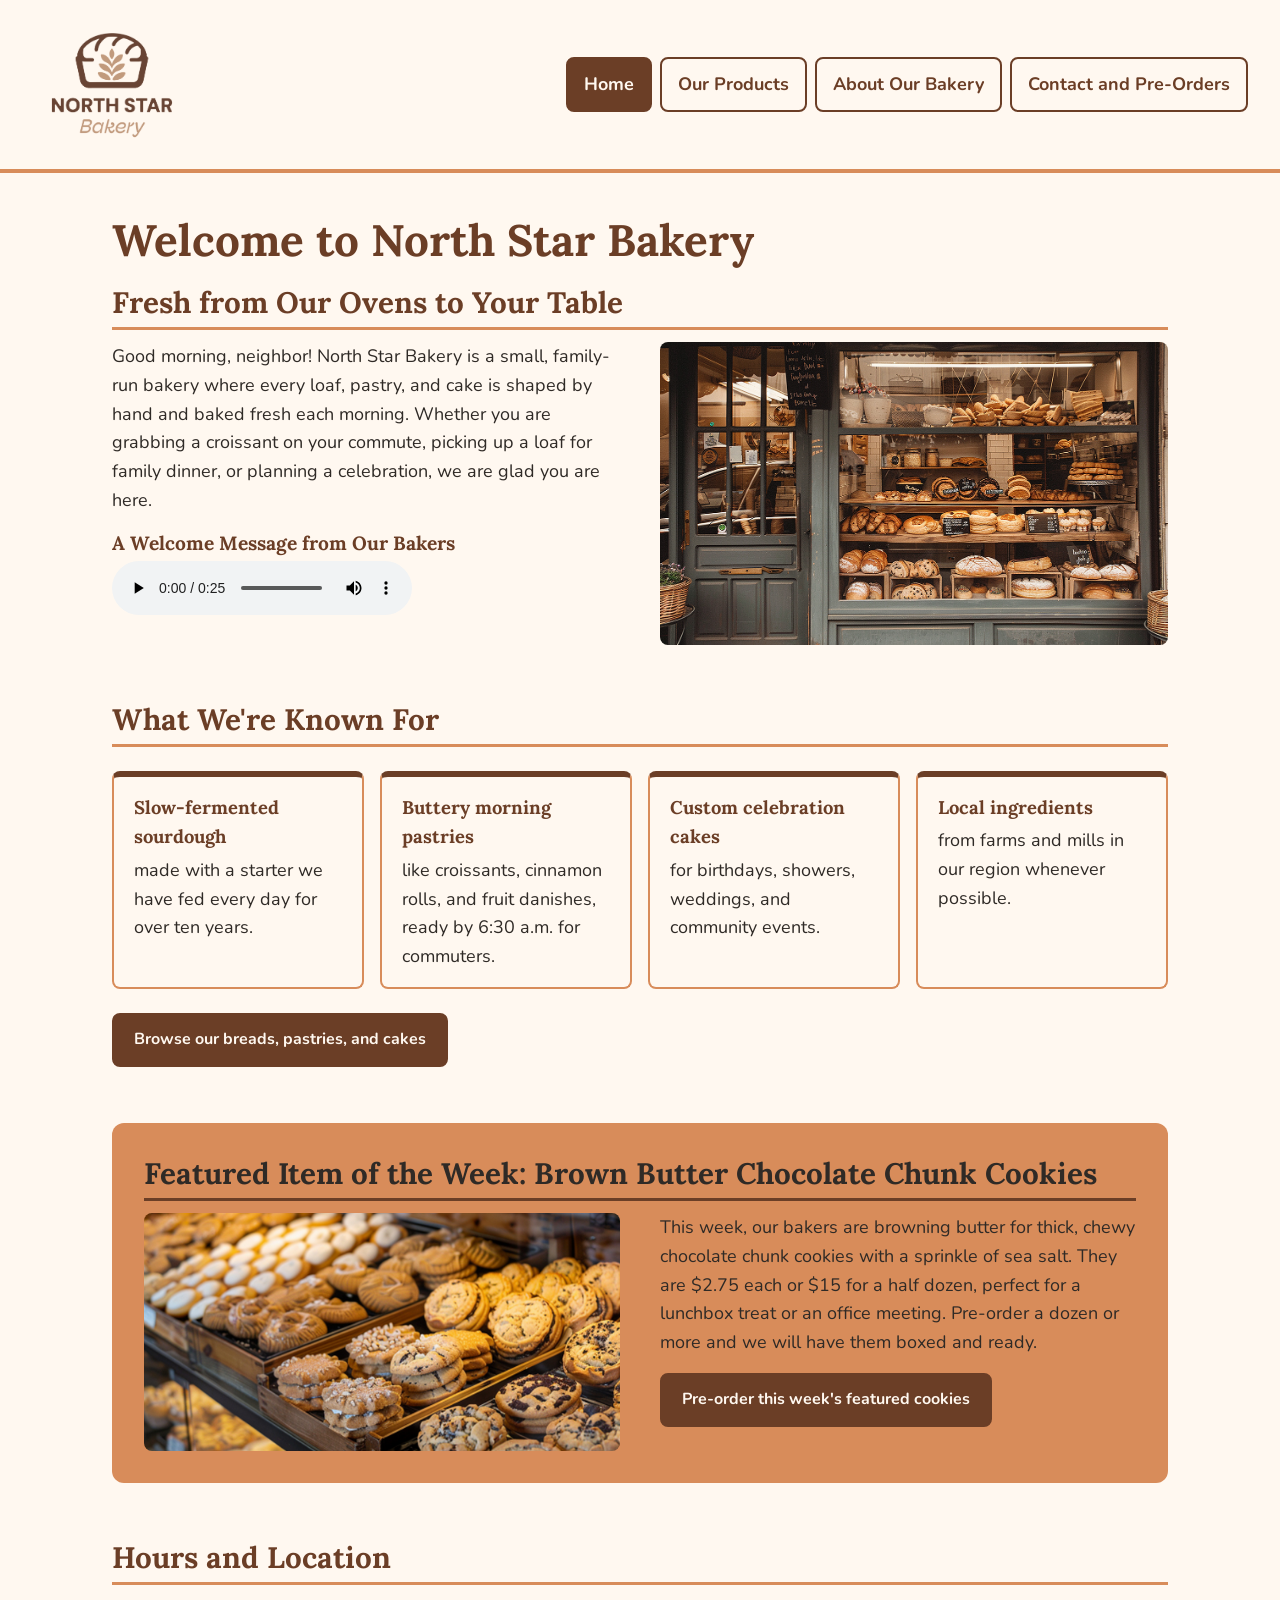
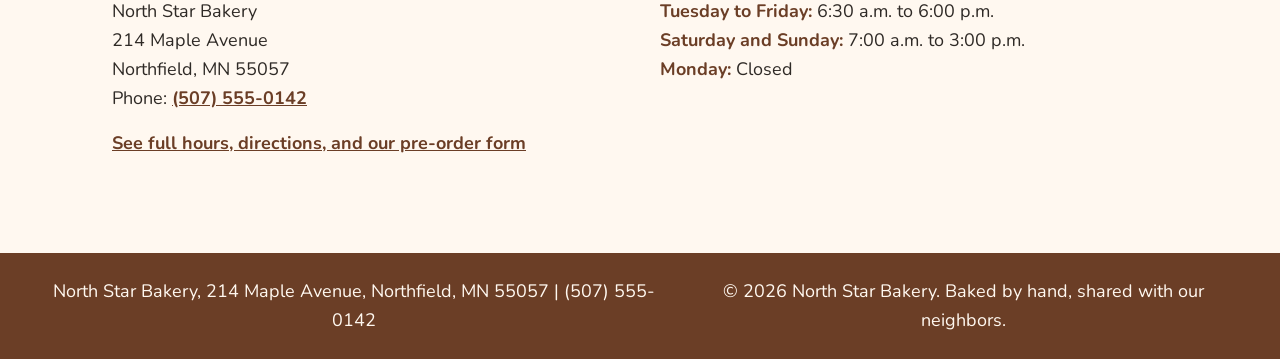
<file: index.html>
<!DOCTYPE html>
<html lang="en">
<head>
  <meta charset="UTF-8">
  <meta name="viewport" content="width=device-width, initial-scale=1.0">
  <meta name="description" content="North Star Bakery is a neighborhood bakery baking handmade bread, pastries, and cakes every morning. Pre-order for pickup today.">
  <title>Home | North Star Bakery</title>
  <link href="https://fonts.googleapis.com/css2?family=Lora:wght@600;700&family=Nunito:wght@400;700&display=swap" rel="stylesheet">
  <link rel="stylesheet" href="styles.css">
</head>
<body>
  <header>
    <a href="index.html">
      <img class="logo" src="media/bakery-logo.png" alt="North Star Bakery logo: a brown loaf of bread with a wheat stalk inside" width="200">
    </a>
    <nav aria-label="Main navigation">
      <ul>
        <li><a href="index.html" aria-current="page">Home</a></li>
        <li><a href="products.html">Our Products</a></li>
        <li><a href="about.html">About Our Bakery</a></li>
        <li><a href="contact.html">Contact and Pre-Orders</a></li>
      </ul>
    </nav>
  </header>

  <main>
    <h1>Welcome to North Star Bakery</h1>

    <section>
      <h2>Fresh from Our Ovens to Your Table</h2>
      <div class="split">
        <div>
          <p>Good morning, neighbor! North Star Bakery is a small, family-run bakery where every loaf, pastry, and cake is shaped by hand and baked fresh each morning. Whether you are grabbing a croissant on your commute, picking up a loaf for family dinner, or planning a celebration, we are glad you are here.</p>

          <h3>A Welcome Message from Our Bakers</h3>
          <audio controls>
            <source src="media/bakery-welcome.mp3" type="audio/mpeg">
            <p>Your browser does not support the audio element. In our welcome message, our head baker invites you in for a warm loaf and a friendly hello, and reminds you that you can pre-order online and pick up on your way to work. You can also <a href="media/bakery-welcome.mp3">download the welcome message (MP3)</a>.</p>
          </audio>
        </div>
        <img src="media/bakery-storefront.png" alt="The North Star Bakery front window, with wooden shelves full of crusty loaves, braided breads, and pastries next to a gray-green front door" width="600">
      </div>
    </section>

    <section>
      <h2>What We're Known For</h2>
      <ul class="cards">
        <li class="card"><strong>Slow-fermented sourdough</strong> made with a starter we have fed every day for over ten years.</li>
        <li class="card"><strong>Buttery morning pastries</strong> like croissants, cinnamon rolls, and fruit danishes, ready by 6:30 a.m. for commuters.</li>
        <li class="card"><strong>Custom celebration cakes</strong> for birthdays, showers, weddings, and community events.</li>
        <li class="card"><strong>Local ingredients</strong> from farms and mills in our region whenever possible.</li>
      </ul>
      <p><a class="button" href="products.html">Browse our breads, pastries, and cakes</a></p>
    </section>

    <section class="featured">
      <h2>Featured Item of the Week: Brown Butter Chocolate Chunk Cookies</h2>
      <div class="split">
        <picture>
          <source media="(min-width: 800px)" srcset="media/bakery-feature-large.png">
          <img src="media/bakery-feature-small.png" alt="Wooden trays in our pastry case stacked with golden chocolate chunk cookies, sugar-topped sandwich cookies, and iced butter cookies" width="600">
        </picture>
        <div>
          <p>This week, our bakers are browning butter for thick, chewy chocolate chunk cookies with a sprinkle of sea salt. They are $2.75 each or $15 for a half dozen, perfect for a lunchbox treat or an office meeting. Pre-order a dozen or more and we will have them boxed and ready.</p>
          <p><a class="button" href="contact.html">Pre-order this week's featured cookies</a></p>
        </div>
      </div>
    </section>

    <section>
      <h2>Hours and Location</h2>
      <div class="split">
        <address>
          North Star Bakery<br>
          214 Maple Avenue<br>
          Northfield, MN 55057<br>
          Phone: <a href="tel:+15075550142">(507) 555-0142</a>
        </address>
        <p><strong>Tuesday to Friday:</strong> 6:30 a.m. to 6:00 p.m.<br>
          <strong>Saturday and Sunday:</strong> 7:00 a.m. to 3:00 p.m.<br>
          <strong>Monday:</strong> Closed</p>
      </div>
      <p><a href="contact.html">See full hours, directions, and our pre-order form</a></p>
    </section>
  </main>

  <footer>
    <p>North Star Bakery, 214 Maple Avenue, Northfield, MN 55057 | (507) 555-0142</p>
    <p>&copy; 2026 North Star Bakery. Baked by hand, shared with our neighbors.</p>
  </footer>
</body>
</html>
</file>
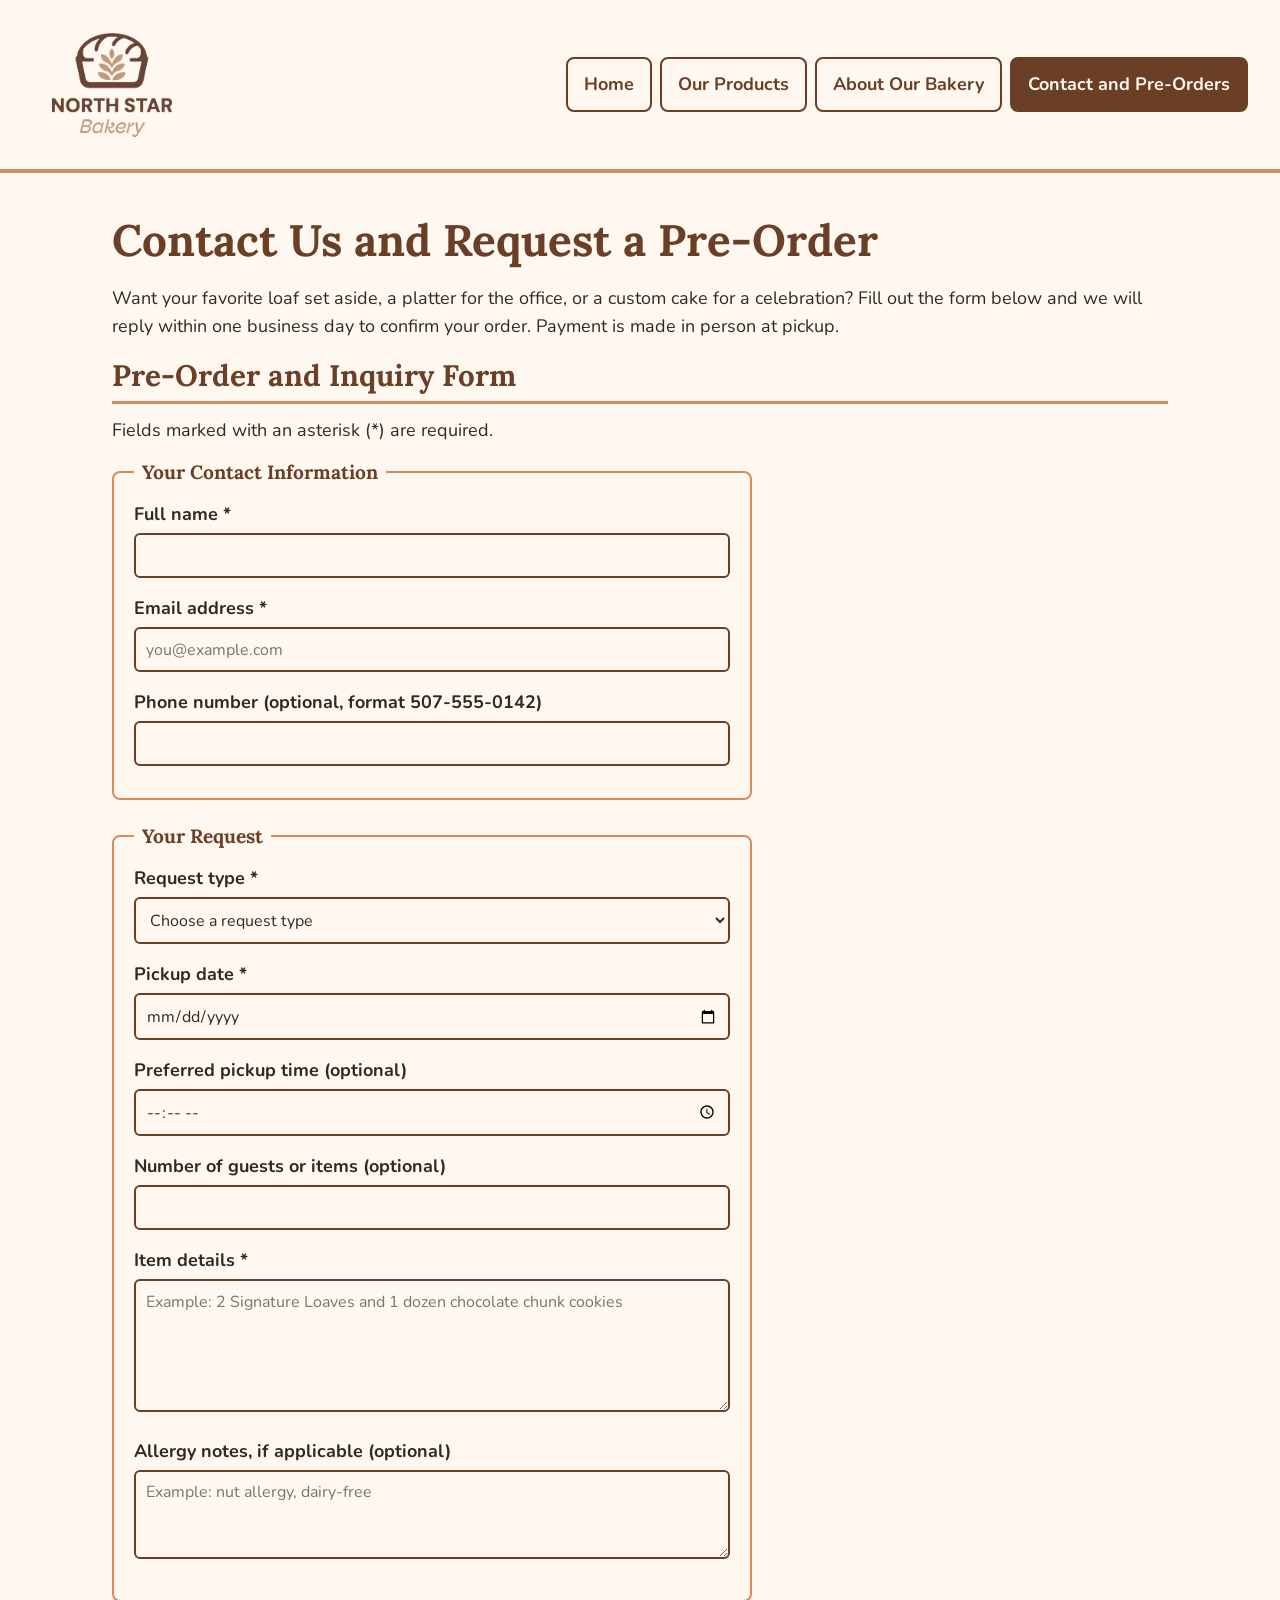
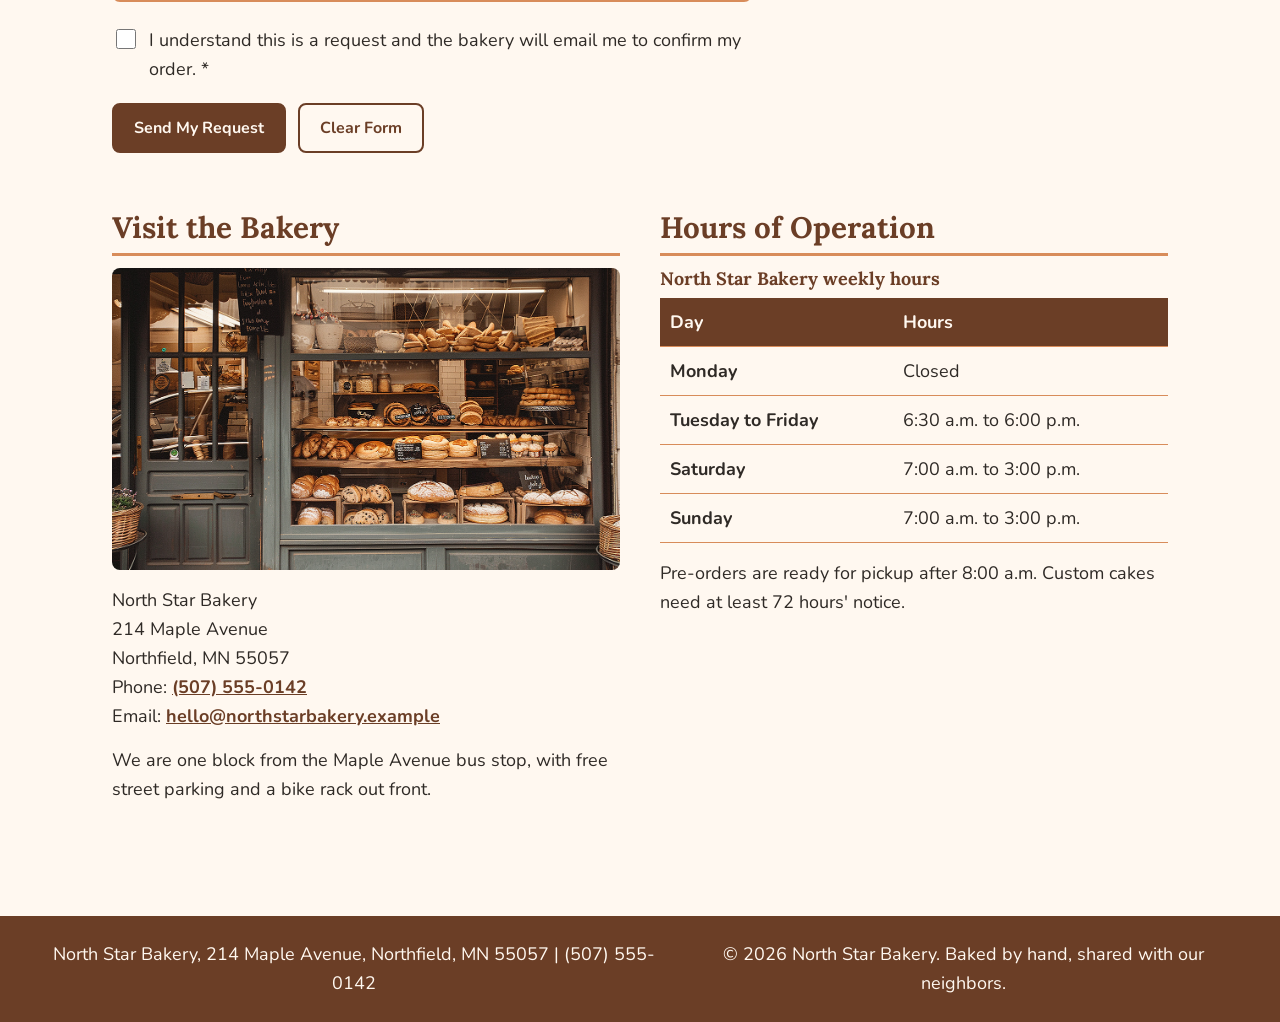
<file: contact.html>
<!DOCTYPE html>
<html lang="en">
<head>
  <meta charset="UTF-8">
  <meta name="viewport" content="width=device-width, initial-scale=1.0">
  <meta name="description" content="Send North Star Bakery a pre-order request or general question, and find our location and hours of operation.">
  <title>Contact and Pre-Orders | North Star Bakery</title>
  <link href="https://fonts.googleapis.com/css2?family=Lora:wght@600;700&family=Nunito:wght@400;700&display=swap" rel="stylesheet">
  <link rel="stylesheet" href="styles.css">
</head>
<body>
  <header>
    <a href="index.html">
      <img class="logo" src="media/bakery-logo.png" alt="North Star Bakery logo: a brown loaf of bread with a wheat stalk inside" width="200">
    </a>
    <nav aria-label="Main navigation">
      <ul>
        <li><a href="index.html">Home</a></li>
        <li><a href="products.html">Our Products</a></li>
        <li><a href="about.html">About Our Bakery</a></li>
        <li><a href="contact.html" aria-current="page">Contact and Pre-Orders</a></li>
      </ul>
    </nav>
  </header>

  <main>
    <h1>Contact Us and Request a Pre-Order</h1>
    <p>Want your favorite loaf set aside, a platter for the office, or a custom cake for a celebration? Fill out the form below and we will reply within one business day to confirm your order. Payment is made in person at pickup.</p>

    <section>
      <h2>Pre-Order and Inquiry Form</h2>
      <p>Fields marked with an asterisk (*) are required.</p>

      <form id="order-form" action="#" method="post">
        <fieldset>
          <legend>Your Contact Information</legend>

          <p>
            <label for="name">Full name *</label>
            <input type="text" id="name" name="name" autocomplete="name" required minlength="2" maxlength="80">
            <span class="error" id="name-error" aria-live="polite"></span>
          </p>

          <p>
            <label for="email">Email address *</label>
            <input type="email" id="email" name="email" autocomplete="email" required placeholder="you@example.com">
            <span class="error" id="email-error" aria-live="polite"></span>
          </p>

          <p>
            <label for="phone">Phone number (optional, format 507-555-0142)</label>
            <input type="tel" id="phone" name="phone" autocomplete="tel" pattern="[0-9]{3}-[0-9]{3}-[0-9]{4}" title="Use the format 507-555-0142">
            <span class="error" id="phone-error" aria-live="polite"></span>
          </p>
        </fieldset>

        <fieldset>
          <legend>Your Request</legend>

          <p>
            <label for="request-type">Request type *</label>
            <select id="request-type" name="request-type" required>
              <option value="">Choose a request type</option>
              <option value="pre-order">Pre-order for pickup</option>
              <option value="custom-cake">Custom or celebration cake</option>
              <option value="event">Event or catering platter</option>
              <option value="question">General question</option>
            </select>
            <span class="error" id="request-type-error" aria-live="polite"></span>
          </p>

          <p>
            <label for="pickup-date">Pickup date *</label>
            <input type="date" id="pickup-date" name="pickup-date" required min="2026-10-01">
            <span class="error" id="pickup-date-error" aria-live="polite"></span>
          </p>

          <p>
            <label for="pickup-time">Preferred pickup time (optional)</label>
            <input type="time" id="pickup-time" name="pickup-time" min="06:30" max="18:00" step="900">
          </p>

          <p>
            <label for="quantity">Number of guests or items (optional)</label>
            <input type="number" id="quantity" name="quantity" min="1" max="200">
            <span class="error" id="quantity-error" aria-live="polite"></span>
          </p>

          <p>
            <label for="item-details">Item details *</label>
            <span class="hint" id="list-note"></span>
            <textarea id="item-details" name="item-details" rows="5" cols="50" required minlength="10" maxlength="1000" placeholder="Example: 2 Signature Loaves and 1 dozen chocolate chunk cookies"></textarea>
            <span class="error" id="item-details-error" aria-live="polite"></span>
          </p>

          <p>
            <label for="allergy-notes">Allergy notes, if applicable (optional)</label>
            <textarea id="allergy-notes" name="allergy-notes" rows="3" cols="50" maxlength="500" placeholder="Example: nut allergy, dairy-free"></textarea>
          </p>
        </fieldset>

        <p class="checkbox">
          <input type="checkbox" id="confirm" name="confirm" required>
          <label for="confirm">I understand this is a request and the bakery will email me to confirm my order. *</label>
        </p>
        <span class="error" id="confirm-error" aria-live="polite"></span>

        <p class="buttons">
          <button type="submit">Send My Request</button>
          <button type="reset">Clear Form</button>
        </p>
        <p class="success" id="form-success" aria-live="polite"></p>
      </form>
    </section>

    <div class="split">
      <section>
        <h2>Visit the Bakery</h2>
        <img src="media/bakery-storefront.png" alt="The outside of North Star Bakery, with a large display window of breads and pastries beside a gray-green wooden door" width="500">
        <address>
          North Star Bakery<br>
          214 Maple Avenue<br>
          Northfield, MN 55057<br>
          Phone: <a href="tel:+15075550142">(507) 555-0142</a><br>
          Email: <a href="mailto:hello@northstarbakery.example">hello@northstarbakery.example</a>
        </address>
        <p>We are one block from the Maple Avenue bus stop, with free street parking and a bike rack out front.</p>
      </section>

      <section>
        <h2>Hours of Operation</h2>
        <table>
          <caption>North Star Bakery weekly hours</caption>
          <thead>
            <tr>
              <th scope="col">Day</th>
              <th scope="col">Hours</th>
            </tr>
          </thead>
          <tbody>
            <tr>
              <th scope="row">Monday</th>
              <td>Closed</td>
            </tr>
            <tr>
              <th scope="row">Tuesday to Friday</th>
              <td>6:30 a.m. to 6:00 p.m.</td>
            </tr>
            <tr>
              <th scope="row">Saturday</th>
              <td>7:00 a.m. to 3:00 p.m.</td>
            </tr>
            <tr>
              <th scope="row">Sunday</th>
              <td>7:00 a.m. to 3:00 p.m.</td>
            </tr>
          </tbody>
        </table>
        <p>Pre-orders are ready for pickup after 8:00 a.m. Custom cakes need at least 72 hours' notice.</p>
      </section>
    </div>
  </main>

  <footer>
    <p>North Star Bakery, 214 Maple Avenue, Northfield, MN 55057 | (507) 555-0142</p>
    <p>&copy; 2026 North Star Bakery. Baked by hand, shared with our neighbors.</p>
  </footer>

  <script src="script.js"></script>
</body>
</html>
</file>
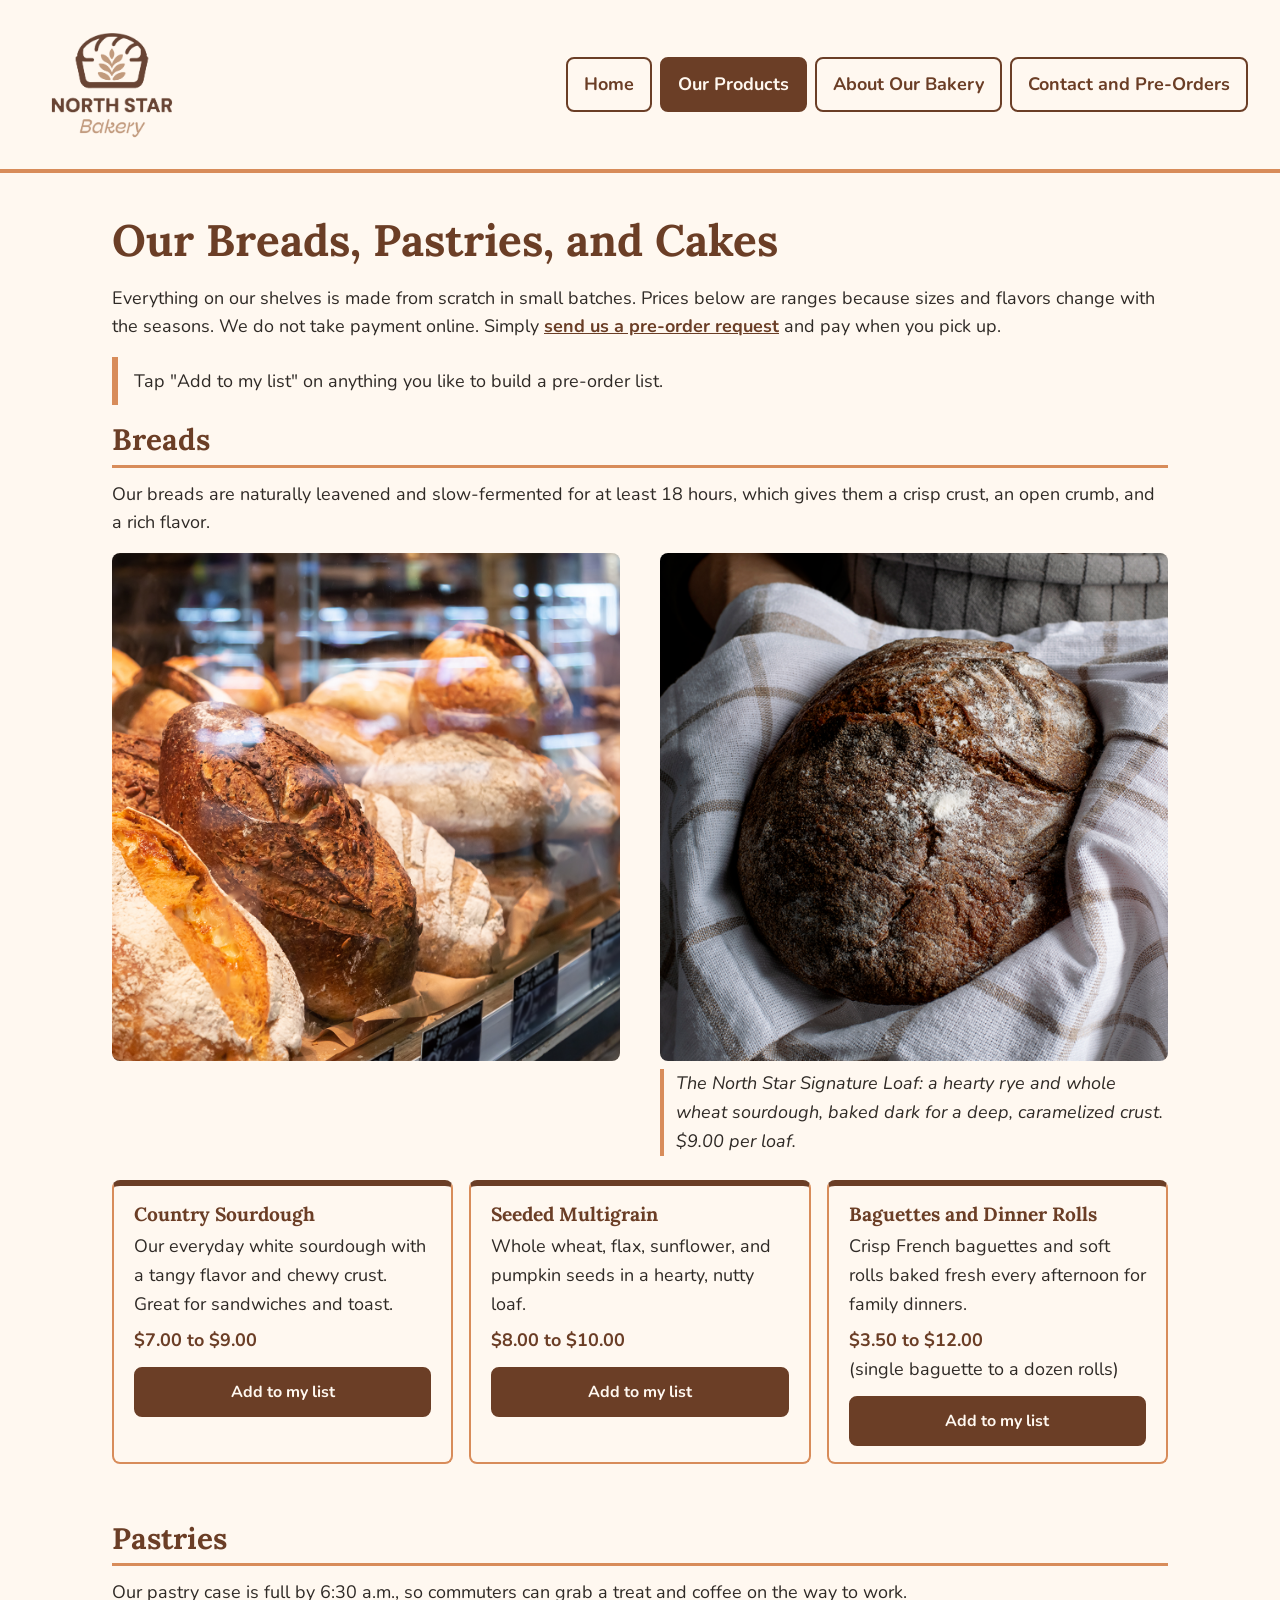
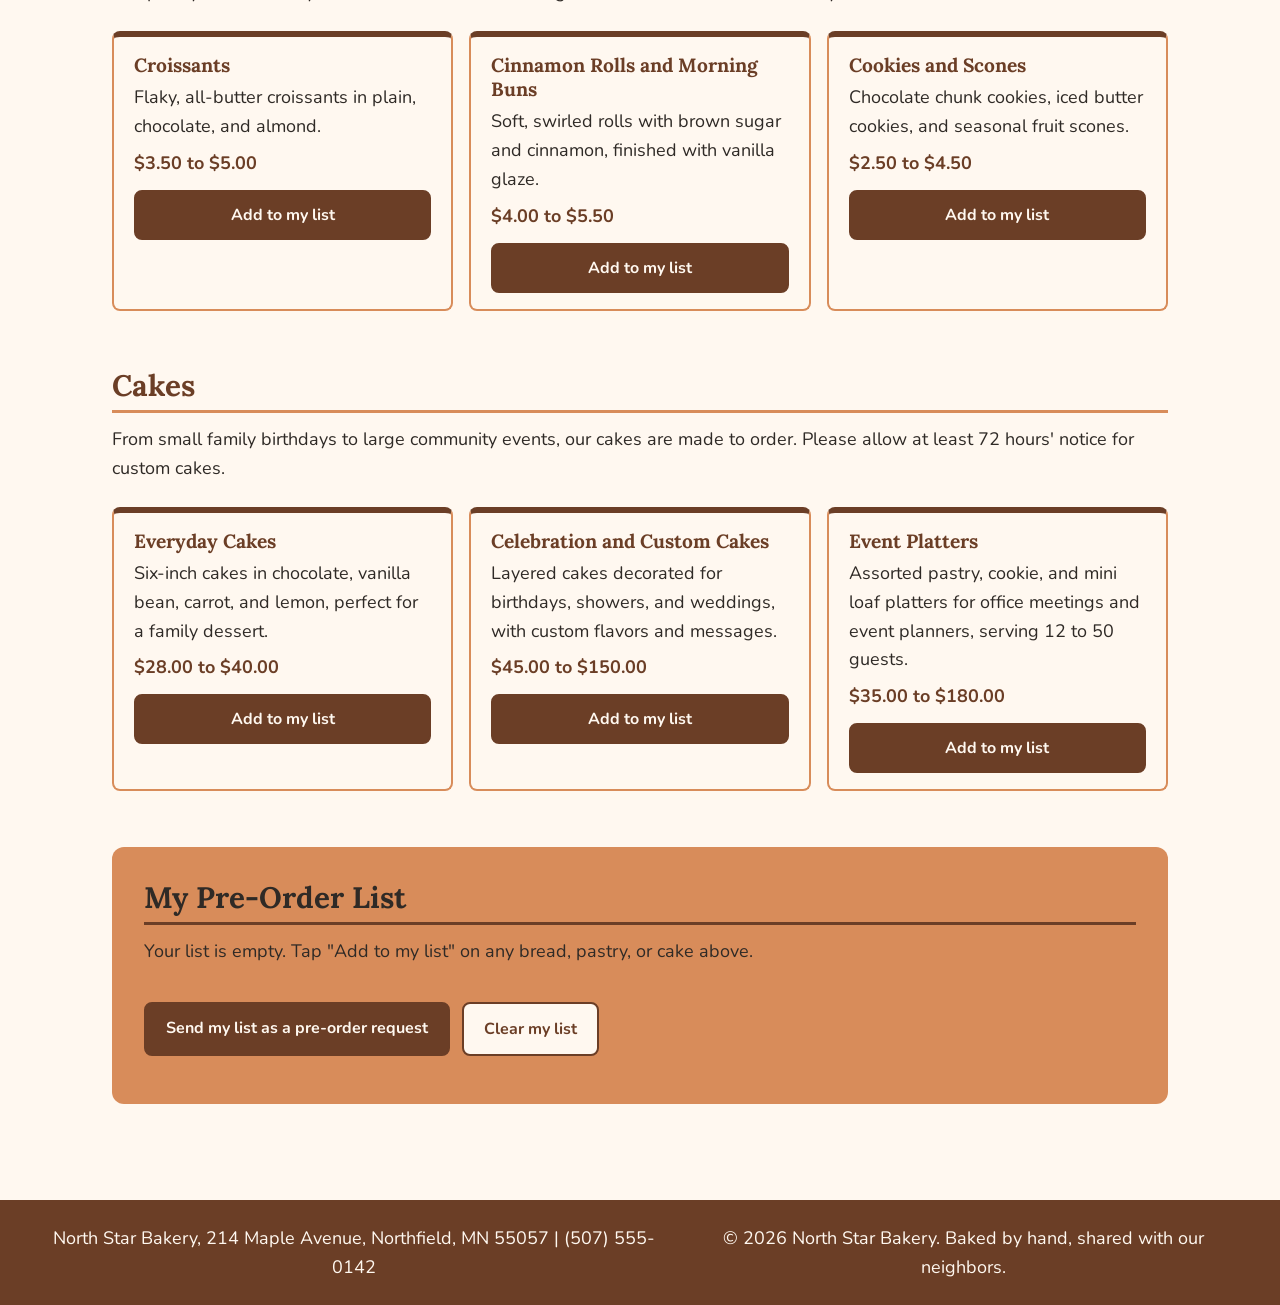
<file: products.html>
<!DOCTYPE html>
<html lang="en">
<head>
  <meta charset="UTF-8">
  <meta name="viewport" content="width=device-width, initial-scale=1.0">
  <meta name="description" content="Browse North Star Bakery's handmade breads, pastries, and cakes, with descriptions and price ranges.">
  <title>Our Products | North Star Bakery</title>
  <link href="https://fonts.googleapis.com/css2?family=Lora:wght@600;700&family=Nunito:wght@400;700&display=swap" rel="stylesheet">
  <link rel="stylesheet" href="styles.css">
</head>
<body>
  <header>
    <a href="index.html">
      <img class="logo" src="media/bakery-logo.png" alt="North Star Bakery logo: a brown loaf of bread with a wheat stalk inside" width="200">
    </a>
    <nav aria-label="Main navigation">
      <ul>
        <li><a href="index.html">Home</a></li>
        <li><a href="products.html" aria-current="page">Our Products</a></li>
        <li><a href="about.html">About Our Bakery</a></li>
        <li><a href="contact.html">Contact and Pre-Orders</a></li>
      </ul>
    </nav>
  </header>

  <main>
    <h1>Our Breads, Pastries, and Cakes</h1>
    <p>Everything on our shelves is made from scratch in small batches. Prices below are ranges because sizes and flavors change with the seasons. We do not take payment online. Simply <a href="contact.html">send us a pre-order request</a> and pay when you pick up.</p>
    <p id="list-summary" class="list-summary">Tap "Add to my list" on anything you like to build a pre-order list.</p>

    <section>
      <h2>Breads</h2>
      <p>Our breads are naturally leavened and slow-fermented for at least 18 hours, which gives them a crisp crust, an open crumb, and a rich flavor.</p>

      <div class="split">
        <img src="media/bakery-bread.png" alt="A glass bakery case filled with crusty artisan loaves, including a dark seeded loaf with deep scoring and a flour-dusted white sourdough" width="600">
        <figure>
          <img src="media/bakery-signature-loaf.png" alt="Our Signature Loaf, a round, dark-crusted rye sourdough dusted with flour, resting in a checkered linen towel" width="500">
          <figcaption>The North Star Signature Loaf: a hearty rye and whole wheat sourdough, baked dark for a deep, caramelized crust. $9.00 per loaf.</figcaption>
        </figure>
      </div>

      <div class="cards">
        <article class="card">
          <h3>Country Sourdough</h3>
          <p>Our everyday white sourdough with a tangy flavor and chewy crust. Great for sandwiches and toast. <strong>$7.00 to $9.00</strong></p>
          <button type="button" class="add-button" data-id="country-sourdough">Add to my list</button>
        </article>
        <article class="card">
          <h3>Seeded Multigrain</h3>
          <p>Whole wheat, flax, sunflower, and pumpkin seeds in a hearty, nutty loaf. <strong>$8.00 to $10.00</strong></p>
          <button type="button" class="add-button" data-id="seeded-multigrain">Add to my list</button>
        </article>
        <article class="card">
          <h3>Baguettes and Dinner Rolls</h3>
          <p>Crisp French baguettes and soft rolls baked fresh every afternoon for family dinners. <strong>$3.50 to $12.00</strong> (single baguette to a dozen rolls)</p>
          <button type="button" class="add-button" data-id="baguettes-rolls">Add to my list</button>
        </article>
      </div>
    </section>

    <section>
      <h2>Pastries</h2>
      <p>Our pastry case is full by 6:30 a.m., so commuters can grab a treat and coffee on the way to work.</p>

      <div class="cards">
        <article class="card">
          <h3>Croissants</h3>
          <p>Flaky, all-butter croissants in plain, chocolate, and almond. <strong>$3.50 to $5.00</strong></p>
          <button type="button" class="add-button" data-id="croissants">Add to my list</button>
        </article>
        <article class="card">
          <h3>Cinnamon Rolls and Morning Buns</h3>
          <p>Soft, swirled rolls with brown sugar and cinnamon, finished with vanilla glaze. <strong>$4.00 to $5.50</strong></p>
          <button type="button" class="add-button" data-id="cinnamon-rolls">Add to my list</button>
        </article>
        <article class="card">
          <h3>Cookies and Scones</h3>
          <p>Chocolate chunk cookies, iced butter cookies, and seasonal fruit scones. <strong>$2.50 to $4.50</strong></p>
          <button type="button" class="add-button" data-id="cookies-scones">Add to my list</button>
        </article>
      </div>
    </section>

    <section>
      <h2>Cakes</h2>
      <p>From small family birthdays to large community events, our cakes are made to order. Please allow at least 72 hours' notice for custom cakes.</p>

      <div class="cards">
        <article class="card">
          <h3>Everyday Cakes</h3>
          <p>Six-inch cakes in chocolate, vanilla bean, carrot, and lemon, perfect for a family dessert. <strong>$28.00 to $40.00</strong></p>
          <button type="button" class="add-button" data-id="everyday-cakes">Add to my list</button>
        </article>
        <article class="card">
          <h3>Celebration and Custom Cakes</h3>
          <p>Layered cakes decorated for birthdays, showers, and weddings, with custom flavors and messages. <strong>$45.00 to $150.00</strong></p>
          <button type="button" class="add-button" data-id="custom-cakes">Add to my list</button>
        </article>
        <article class="card">
          <h3>Event Platters</h3>
          <p>Assorted pastry, cookie, and mini loaf platters for office meetings and event planners, serving 12 to 50 guests. <strong>$35.00 to $180.00</strong></p>
          <button type="button" class="add-button" data-id="event-platters">Add to my list</button>
        </article>
      </div>
    </section>

    <section class="featured" id="my-list">
      <h2>My Pre-Order List</h2>
      <p id="list-message">Your list is empty. Tap "Add to my list" on any bread, pastry, or cake above.</p>
      <ul id="list-items" class="order-list"></ul>
      <p class="buttons">
        <a class="button" href="contact.html">Send my list as a pre-order request</a>
        <button type="button" id="clear-list" class="secondary">Clear my list</button>
      </p>
    </section>
  </main>

  <footer>
    <p>North Star Bakery, 214 Maple Avenue, Northfield, MN 55057 | (507) 555-0142</p>
    <p>&copy; 2026 North Star Bakery. Baked by hand, shared with our neighbors.</p>
  </footer>

  <script src="script.js"></script>
</body>
</html>
</file>
<file: styles.css>
/* ==========================================================
   North Star Bakery - styles.css
   Mobile-first stylesheet shared by all four pages.

   COLORS (4):
     Cream    #FFF8F0  page background, text on dark areas
     Brown    #6B3E26  headings, links, buttons, footer
     Peach    #D88C5A  accents, borders, highlight sections
     Charcoal #2F2A26  body text

   FONTS (2):
     Lora   (serif)       headings
     Nunito (sans-serif)  body text, navigation, forms
   ========================================================== */

/* ---------- Base styles (phones first) ---------- */

* {
  box-sizing: border-box;
}

body {
  margin: 0;
  background-color: #FFF8F0;
  color: #2F2A26;
  font-family: "Nunito", Arial, sans-serif;
  font-size: 1rem;
  line-height: 1.6;
}

img,
video,
audio {
  max-width: 100%;
}

img,
video {
  height: auto;
  border-radius: 8px;
}

/* photos and video fill the space they are given */
main img,
main video {
  display: block;
  width: 100%;
}

main video {
  max-width: 45rem;
}

section > img {
  margin-bottom: 1rem;
}

/* ---------- Typography ---------- */

h1,
h2,
h3,
legend,
caption {
  font-family: "Lora", Georgia, serif;
  color: #6B3E26;
  line-height: 1.25;
}

h1 {
  font-size: 2rem;
  margin: 0 0 1rem;
}

h2 {
  font-size: 1.5rem;
  margin: 0 0 0.75rem;
  padding-bottom: 0.4rem;
  border-bottom: 3px solid #D88C5A;
}

h3 {
  font-size: 1.2rem;
  margin: 1rem 0 0.4rem;
}

p {
  margin: 0 0 1rem;
}

a {
  color: #6B3E26;
  font-weight: 700;
}

a:hover,
a:focus {
  color: #2F2A26;
}

strong {
  color: #6B3E26;
}

address {
  font-style: normal;
  margin-bottom: 1rem;
}

/* ---------- Header and navigation ---------- */

header {
  display: flex;
  flex-direction: column;
  align-items: center;
  gap: 0.75rem;
  padding: 1rem;
  border-bottom: 4px solid #D88C5A;
}

.logo {
  display: block;
  width: 130px;
  /* blends the logo's white background into the cream page */
  mix-blend-mode: multiply;
}

nav {
  width: 100%;
}

nav ul {
  display: flex;
  flex-direction: column;
  gap: 0.5rem;
  list-style: none;
  margin: 0;
  padding: 0;
}

nav a {
  display: block;
  padding: 0.7rem 1rem;
  border: 2px solid #6B3E26;
  border-radius: 8px;
  text-align: center;
  text-decoration: none;
}

nav a:hover,
nav a:focus {
  background-color: #D88C5A;
  color: #2F2A26;
}

/* the page the visitor is currently on */
nav a[aria-current="page"] {
  background-color: #6B3E26;
  color: #FFF8F0;
}

/* ---------- Main content ---------- */

main {
  max-width: 70rem;
  margin: 0 auto;
  padding: 1.5rem 1rem;
}

section {
  margin-bottom: 2.5rem;
}

/* text and image blocks: stacked on phones */
.split {
  display: flex;
  flex-direction: column;
  gap: 1.5rem;
}

/* highlighted section (featured item, call to action) */
.featured {
  background-color: #D88C5A;
  padding: 1.25rem;
  border-radius: 12px;
}

.featured h2 {
  color: #2F2A26;
  border-bottom-color: #6B3E26;
}

figure {
  margin: 0;
}

figcaption {
  margin-top: 0.5rem;
  padding-left: 0.75rem;
  border-left: 4px solid #D88C5A;
  font-style: italic;
}

/* ---------- Cards (products, staff, "known for" list) ---------- */

.cards {
  display: flex;
  flex-direction: column;
  gap: 1rem;
  list-style: none;
  margin: 1.5rem 0;
  padding: 0;
}

.card {
  flex: 1;
  padding: 1rem 1.25rem;
  border: 2px solid #D88C5A;
  border-top: 6px solid #6B3E26;
  border-radius: 8px;
}

.card h3 {
  margin-top: 0;
}

.card p {
  margin-bottom: 0;
}

.card strong {
  display: block;
  margin-top: 0.5rem;
}

/* in the "known for" list the bold text is the card title */
li.card strong {
  margin: 0 0 0.25rem;
  font-family: "Lora", Georgia, serif;
  font-size: 1.15rem;
}

/* ---------- Buttons ---------- */

.button,
button {
  display: inline-block;
  padding: 0.75rem 1.25rem;
  background-color: #6B3E26;
  color: #FFF8F0;
  border: 2px solid #6B3E26;
  border-radius: 8px;
  font-family: "Nunito", Arial, sans-serif;
  font-size: 1rem;
  font-weight: 700;
  text-decoration: none;
  cursor: pointer;
}

.button:hover,
.button:focus,
button:hover,
button:focus {
  background-color: #2F2A26;
  border-color: #2F2A26;
  color: #FFF8F0;
}

button[type="reset"] {
  background-color: #FFF8F0;
  color: #6B3E26;
}

/* ---------- Form ---------- */

form {
  max-width: 40rem;
}

fieldset {
  margin: 0 0 1.5rem;
  padding: 1rem 1.25rem;
  border: 2px solid #D88C5A;
  border-radius: 8px;
}

legend {
  padding: 0 0.5rem;
  font-size: 1.2rem;
  font-weight: 700;
}

label {
  display: block;
  margin-bottom: 0.25rem;
  font-weight: 700;
}

input,
select,
textarea {
  width: 100%;
  padding: 0.6rem;
  background-color: #FFF8F0;
  color: #2F2A26;
  border: 2px solid #6B3E26;
  border-radius: 6px;
  font-family: "Nunito", Arial, sans-serif;
  font-size: 1rem;
}

input:focus,
select:focus,
textarea:focus {
  outline: 3px solid #D88C5A;
}

/* checkbox and its label sit side by side */
.checkbox {
  display: flex;
  align-items: flex-start;
  gap: 0.6rem;
}

.checkbox input {
  width: 1.25rem;
  height: 1.25rem;
  margin-top: 0.2rem;
  flex-shrink: 0;
}

.checkbox label {
  font-weight: 400;
}

.buttons {
  display: flex;
  flex-direction: column;
  gap: 0.75rem;
}

/* ---------- Hours table ---------- */

table {
  width: 100%;
  margin-bottom: 1rem;
  border-collapse: collapse;
}

caption {
  margin-bottom: 0.5rem;
  font-weight: 700;
  text-align: left;
}

th,
td {
  padding: 0.6rem;
  border-bottom: 1px solid #D88C5A;
  text-align: left;
}

thead th {
  background-color: #6B3E26;
  color: #FFF8F0;
}

/* ---------- Footer ---------- */

footer {
  display: flex;
  flex-direction: column;
  align-items: center;
  gap: 0.25rem;
  padding: 1.5rem 1rem;
  background-color: #6B3E26;
  color: #FFF8F0;
  text-align: center;
}

footer p {
  margin: 0;
}

/* ---------- My Pre-Order List (JavaScript feature) ---------- */

.list-summary {
  padding: 0.6rem 1rem;
  border-left: 6px solid #D88C5A;
}

.add-button {
  margin-top: 0.75rem;
  width: 100%;
}

/* a product that is already on the list */
.add-button.added {
  background-color: #FFF8F0;
  color: #6B3E26;
}

.order-list {
  display: flex;
  flex-direction: column;
  gap: 0.5rem;
  list-style: none;
  margin: 0 0 1.25rem;
  padding: 0;
}

.order-list li {
  display: flex;
  justify-content: space-between;
  align-items: center;
  gap: 1rem;
  padding: 0.6rem 1rem;
  background-color: #FFF8F0;
  border-radius: 8px;
}

.remove-button {
  padding: 0.3rem 0.8rem;
  font-size: 0.9rem;
}

.secondary {
  background-color: #FFF8F0;
  color: #6B3E26;
}

/* ---------- Form messages (JavaScript validation) ---------- */

.error,
.hint,
.success {
  display: block;
  margin-top: 0.4rem;
  padding: 0.5rem 0.75rem;
  border-radius: 6px;
  font-weight: 700;
}

/* hide the message boxes until JavaScript puts text in them */
.error:empty,
.hint:empty,
.success:empty {
  display: none;
}

.error {
  background-color: #D88C5A;
  color: #2F2A26;
  border-left: 6px solid #2F2A26;
}

.hint {
  margin-bottom: 0.4rem;
  border: 2px dashed #D88C5A;
  font-weight: 400;
}

.success {
  background-color: #6B3E26;
  color: #FFF8F0;
}

/* a field that failed its check */
.invalid {
  border: 3px solid #2F2A26;
  background-color: #FFF8F0;
}

/* ==========================================================
   Tablets and up (600px): navigation and cards go side by side
   ========================================================== */

@media (min-width: 600px) {
  nav ul {
    flex-direction: row;
    flex-wrap: wrap;
    justify-content: center;
  }

  .cards {
    flex-direction: row;
    flex-wrap: wrap;
  }

  .card {
    flex: 1 1 40%;
  }

  .buttons {
    flex-direction: row;
  }
}

/* ==========================================================
   Laptops and desktops (900px): wider layout, larger text
   ========================================================== */

@media (min-width: 900px) {
  body {
    font-size: 1.125rem;
  }

  h1 {
    font-size: 2.75rem;
  }

  h2 {
    font-size: 1.85rem;
  }

  header {
    flex-direction: row;
    justify-content: space-between;
    padding: 1rem 2rem;
  }

  .logo {
    width: 160px;
  }

  nav {
    width: auto;
  }

  nav ul {
    justify-content: flex-end;
  }

  main {
    padding: 2.5rem 2rem;
  }

  section {
    margin-bottom: 3.5rem;
  }

  /* text and image blocks sit side by side */
  .split {
    flex-direction: row;
    align-items: flex-start;
    gap: 2.5rem;
  }

  .split > * {
    flex: 1;
    min-width: 0;
  }

  .featured {
    padding: 2rem;
  }

  .card {
    flex: 1 1 20%;
  }

  footer {
    flex-direction: row;
    justify-content: space-between;
    padding: 1.5rem 2rem;
  }
}
</file>
